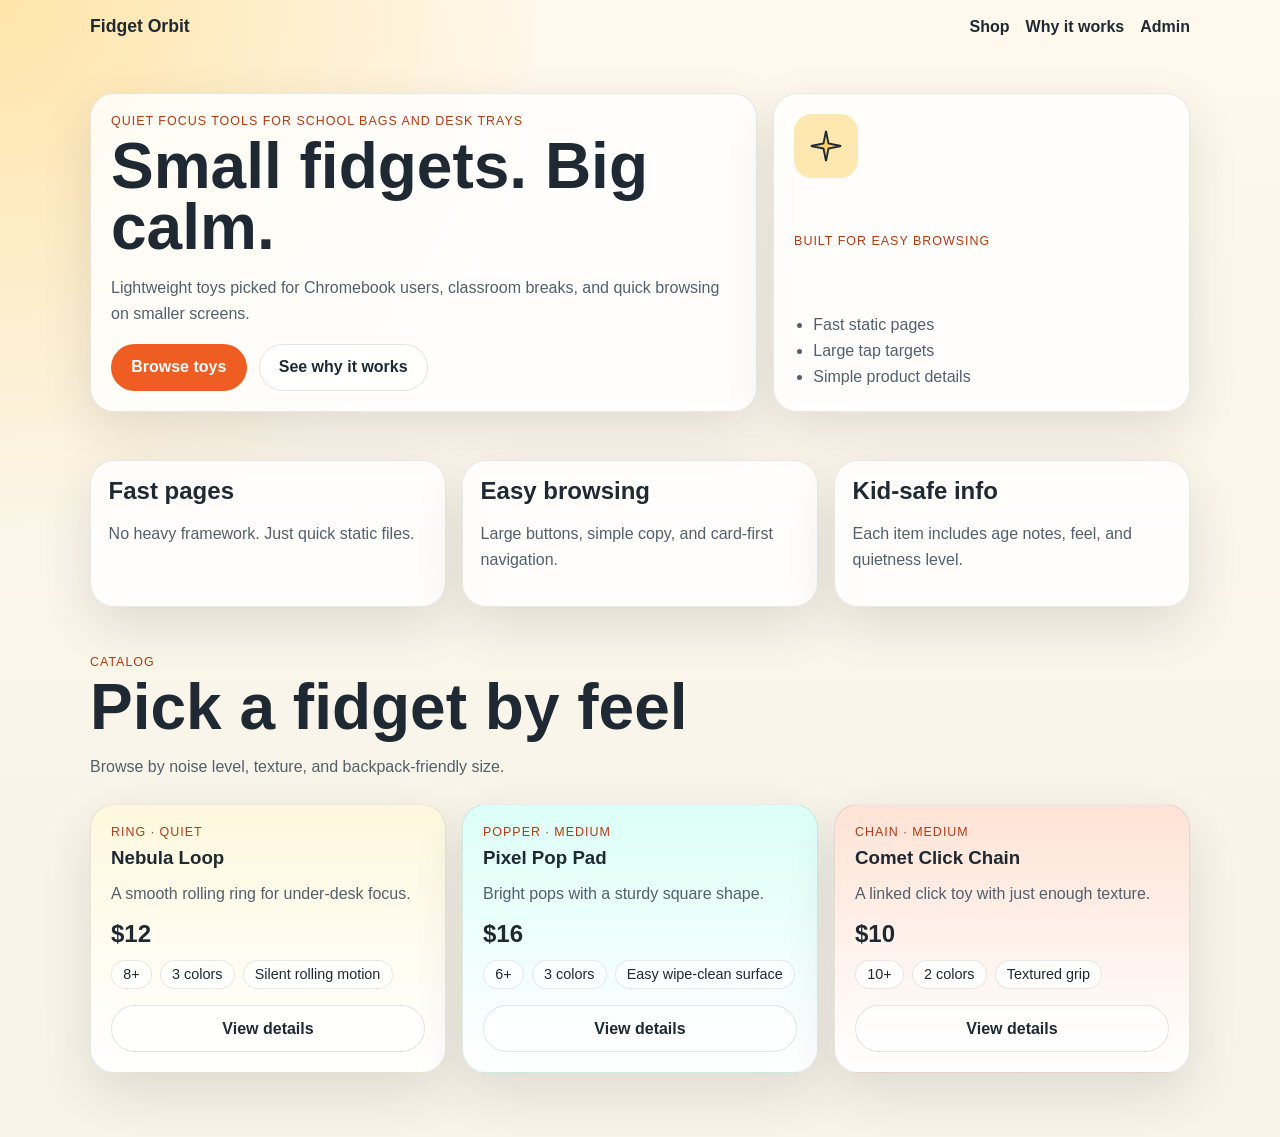
<file: index.html>
<!DOCTYPE html>
<html lang="en">
  <head>
    <meta charset="UTF-8" />
    <meta name="viewport" content="width=device-width, initial-scale=1.0" />
    <title>Fidget Orbit</title>
    <link rel="stylesheet" href="./styles/site.css" />
    <script type="module" src="./scripts/app.js" defer></script>
  </head>
  <body data-page="home">
    <header class="site-header">
      <a class="brand" href="./index.html">Fidget Orbit</a>
      <nav class="site-nav" aria-label="Primary">
        <a href="#catalog">Shop</a>
        <a href="#why">Why it works</a>
        <a href="./admin.html">Admin</a>
      </nav>
    </header>

    <main id="main-content">
      <section class="hero">
        <div class="hero-copy-block">
          <p class="eyebrow">Quiet focus tools for school bags and desk trays</p>
          <h1>Small fidgets. Big calm.</h1>
          <p class="hero-copy">
            Lightweight toys picked for Chromebook users, classroom breaks, and
            quick browsing on smaller screens.
          </p>
          <div class="hero-actions">
            <a class="button button-primary" href="#catalog">Browse toys</a>
            <a class="button button-ghost" href="#why">See why it works</a>
          </div>
        </div>
        <aside class="hero-panel" aria-label="Store highlights">
          <div class="hero-panel-icon">
            <img src="./assets/icons/spark.svg" alt="" />
          </div>
          <p class="eyebrow">Built for easy browsing</p>
          <ul class="detail-list">
            <li>Fast static pages</li>
            <li>Large tap targets</li>
            <li>Simple product details</li>
          </ul>
        </aside>
      </section>

      <section class="why-strip" id="why" aria-label="Store benefits">
        <article>
          <h2>Fast pages</h2>
          <p>No heavy framework. Just quick static files.</p>
        </article>
        <article>
          <h2>Easy browsing</h2>
          <p>Large buttons, simple copy, and card-first navigation.</p>
        </article>
        <article>
          <h2>Kid-safe info</h2>
          <p>Each item includes age notes, feel, and quietness level.</p>
        </article>
      </section>

      <section class="catalog-section" id="catalog">
        <div class="section-heading">
          <p class="eyebrow">Catalog</p>
          <h2>Pick a fidget by feel</h2>
          <p class="section-copy">
            Browse by noise level, texture, and backpack-friendly size.
          </p>
        </div>
        <div
          id="product-grid"
          class="product-grid"
          aria-live="polite"
          aria-busy="true"
        >
          <p class="status-card">Loading catalog...</p>
        </div>
      </section>
    </main>
  </body>
</html>
</file>
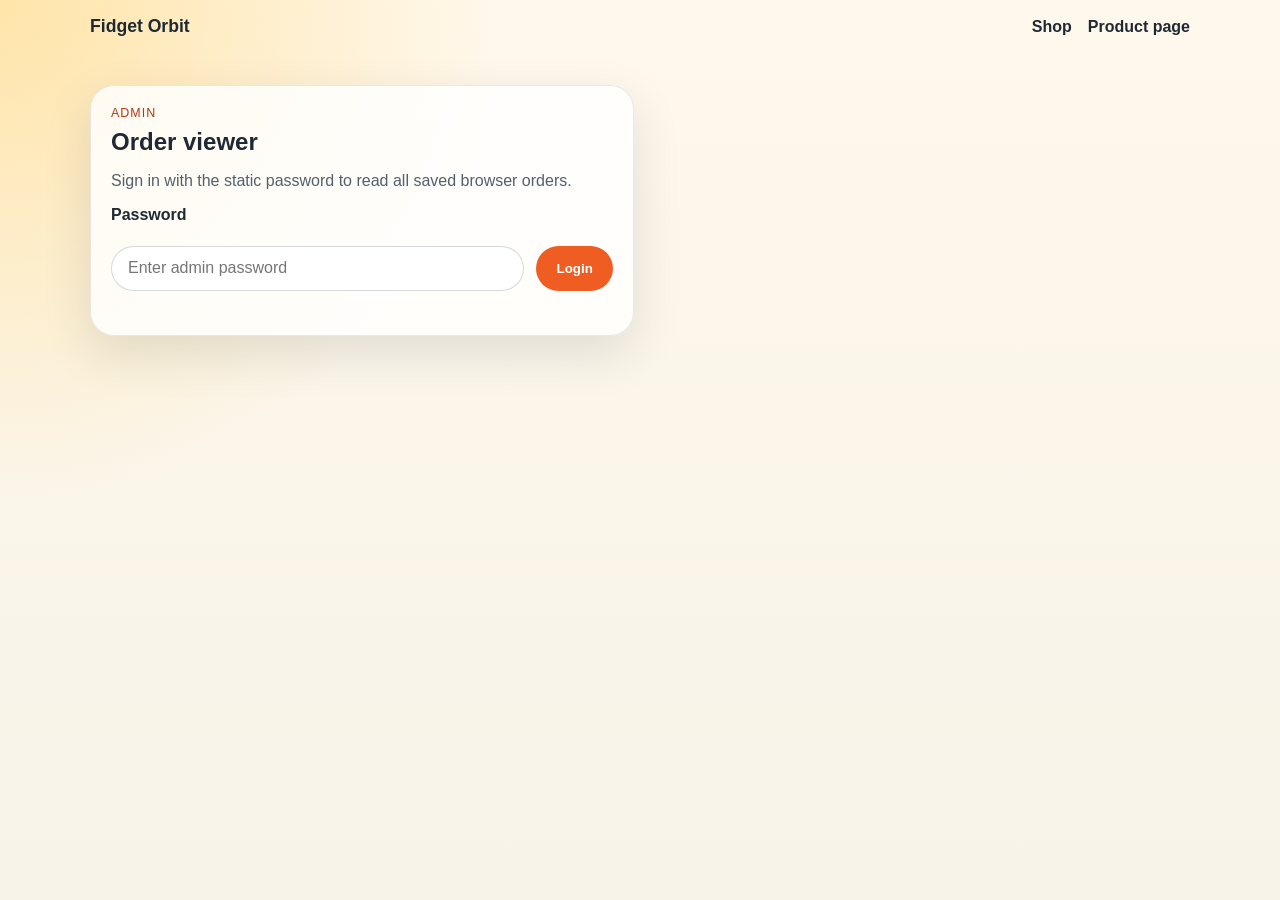
<file: admin.html>
<!DOCTYPE html>
<html lang="en">
  <head>
    <meta charset="UTF-8" />
    <meta name="viewport" content="width=device-width, initial-scale=1.0" />
    <title>Admin | Fidget Orbit</title>
    <link rel="stylesheet" href="./styles/site.css" />
    <script type="module" src="./scripts/admin.js" defer></script>
  </head>
  <body data-page="admin">
    <header class="site-header">
      <a class="brand" href="./index.html">Fidget Orbit</a>
      <nav class="site-nav" aria-label="Primary">
        <a href="./index.html#catalog">Shop</a>
        <a href="./product.html?id=nebula-loop">Product page</a>
      </nav>
    </header>

    <main class="admin-shell" aria-live="polite">
      <section class="admin-card">
        <p class="eyebrow">Admin</p>
        <h1 class="admin-title">Order viewer</h1>
        <p class="admin-help">
          Sign in with the static password to read all saved browser orders.
        </p>
        <form class="admin-form" data-admin-form>
          <label class="order-label" for="admin-password">Password</label>
          <div class="order-row">
            <input
              class="order-input"
              id="admin-password"
              name="password"
              type="password"
              placeholder="Enter admin password"
              required
            />
            <button class="button button-primary" type="submit">Login</button>
          </div>
          <p class="order-status" data-admin-status aria-live="polite"></p>
        </form>
      </section>

      <section class="admin-orders" data-admin-orders hidden></section>
    </main>
  </body>
</html>
</file>
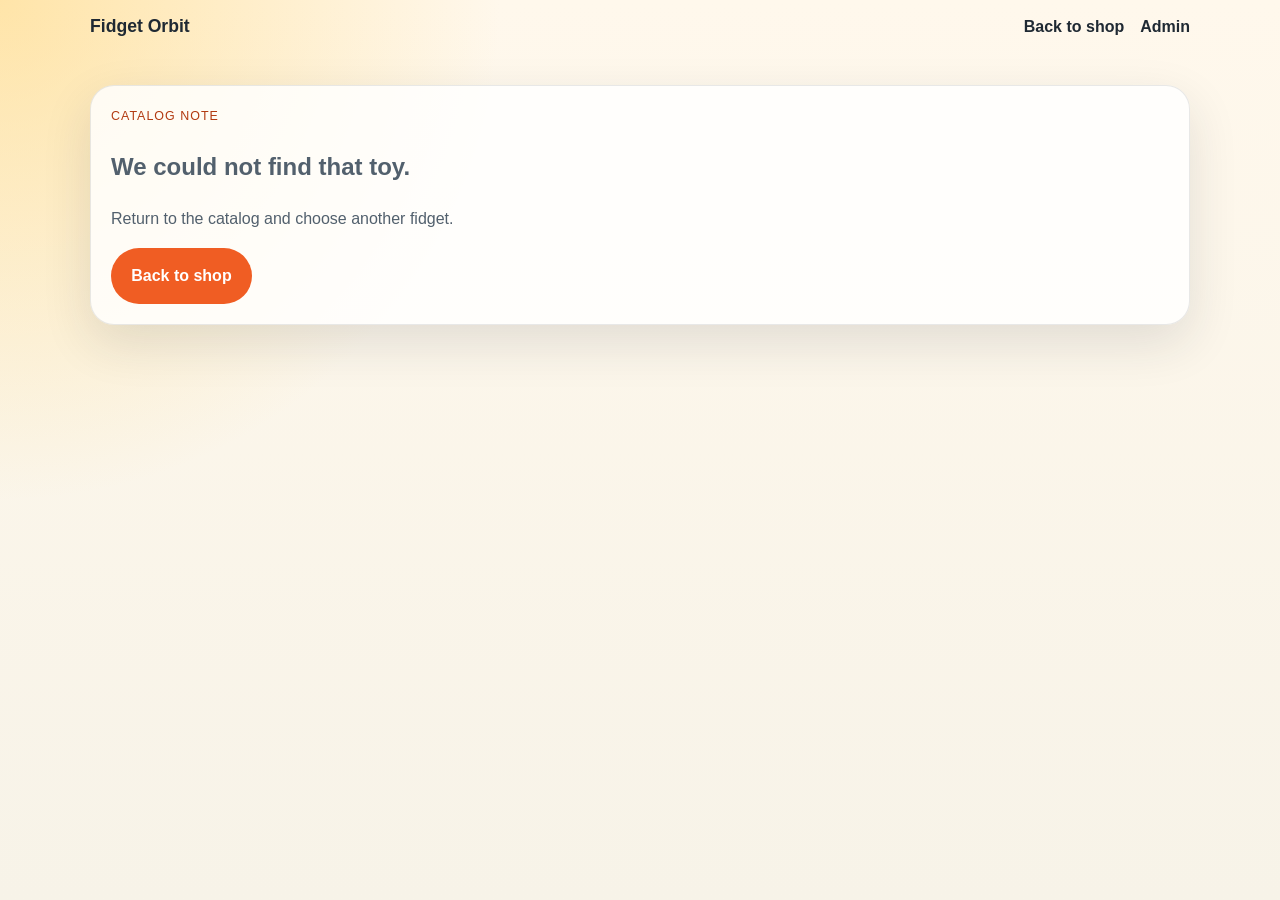
<file: product.html>
<!DOCTYPE html>
<html lang="en">
  <head>
    <meta charset="UTF-8" />
    <meta name="viewport" content="width=device-width, initial-scale=1.0" />
    <title>Product Details | Fidget Orbit</title>
    <link rel="stylesheet" href="./styles/site.css" />
    <script type="module" src="./scripts/product.js" defer></script>
  </head>
  <body data-page="product">
    <header class="site-header">
      <a class="brand" href="./index.html">Fidget Orbit</a>
      <nav class="site-nav" aria-label="Primary">
        <a href="./index.html#catalog">Back to shop</a>
        <a href="./admin.html">Admin</a>
      </nav>
    </header>

    <main
      id="product-detail"
      class="product-detail"
      aria-live="polite"
      aria-busy="true"
    >
      <p class="status-card">Loading product...</p>
    </main>
  </body>
</html>
</file>
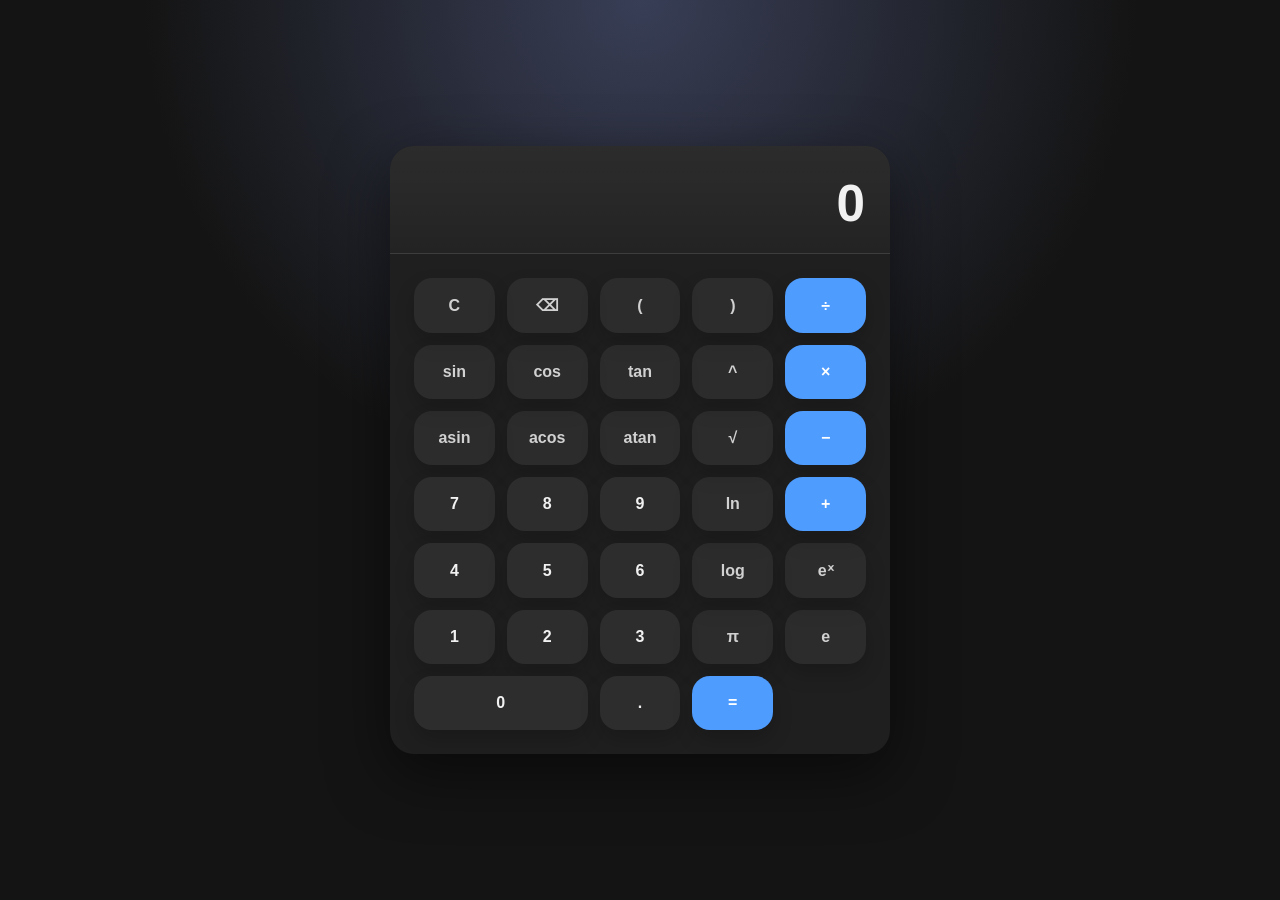
<file: scientific calculator.html>
<!DOCTYPE html>
<html lang="en">
<head>
  <meta charset="UTF-8" />
  <meta name="viewport" content="width=device-width, initial-scale=1.0" />
  <title>Scientific Calculator</title>
  <style>
    :root {
      --background: #141414;
      --panel: #1f1f1f;
      --text: #f1f1f1;
      --accent: #4f9cff;
      --accent-2: #76e3ff;
      --danger: #ef476f;
      --button: #2d2d2d;
      --button-hover: #3a3a3a;
      --button-active: #4f9cff;
      --shadow: rgba(0, 0, 0, 0.5);
    }

    * {
      box-sizing: border-box;
    }

    body {
      margin: 0;
      min-height: 100vh;
      font-family: Inter, system-ui, sans-serif;
      background: radial-gradient(circle at top, #383e56 0%, #141414 45%);
      color: var(--text);
      display: flex;
      justify-content: center;
      align-items: center;
      padding: 24px;
    }

    .calculator {
      width: min(500px, 100%);
      background: var(--panel);
      border-radius: 24px;
      box-shadow: 0 20px 60px var(--shadow);
      overflow: hidden;
    }

    .calculator__screen {
      padding: 28px 24px 20px;
      background: linear-gradient(180deg, rgba(255,255,255,0.06), rgba(255,255,255,0.02));
      border-bottom: 1px solid rgba(255,255,255,0.08);
    }

    .calculator__display {
      width: 100%;
      border: none;
      outline: none;
      background: transparent;
      color: var(--text);
      font-size: clamp(2rem, 4vw, 3.5rem);
      text-align: right;
      font-weight: 600;
      letter-spacing: 0.02em;
      padding: 0;
    }

    .calculator__buttons {
      display: grid;
      grid-template-columns: repeat(5, 1fr);
      gap: 12px;
      padding: 24px;
    }

    .btn {
      border: none;
      border-radius: 18px;
      padding: 18px 16px;
      background: var(--button);
      color: var(--text);
      font-size: 1rem;
      font-weight: 600;
      cursor: pointer;
      transition: background 0.2s ease, transform 0.1s ease;
      box-shadow: 0 10px 20px rgba(0,0,0,0.18);
    }

    .btn:hover {
      background: var(--button-hover);
    }

    .btn:active {
      transform: translateY(1px);
      background: var(--button-active);
      color: #fff;
    }

    .btn--wide {
      grid-column: span 2;
    }

    .btn--secondary {
      background: rgba(255,255,255,0.06);
      color: #d1d1d1;
    }

    .btn--accent {
      background: var(--accent);
      color: #fff;
    }

    .btn--accent:hover {
      background: var(--accent-2);
    }

    .btn--danger {
      background: var(--danger);
      color: #fff;
    }

    @media (max-width: 520px) {
      .calculator {
        border-radius: 20px;
      }

      .calculator__buttons {
        padding: 18px;
        gap: 10px;
      }

      .btn {
        padding: 16px 12px;
      }

      .calculator__display {
        font-size: 2.6rem;
      }
    }
  </style>
</head>
<body>
  <main class="calculator" aria-label="Scientific calculator">
    <section class="calculator__screen">
      <input id="display" class="calculator__display" type="text" value="0" aria-label="Calculator display" readonly />
    </section>

    <section class="calculator__buttons">
      <button class="btn btn--secondary" data-action="clear">C</button>
      <button class="btn btn--secondary" data-action="delete">⌫</button>
      <button class="btn btn--secondary" data-value="(">(</button>
      <button class="btn btn--secondary" data-value=")">)</button>
      <button class="btn btn--accent" data-value="÷">÷</button>

      <button class="btn btn--secondary" data-value="sin(">sin</button>
      <button class="btn btn--secondary" data-value="cos(">cos</button>
      <button class="btn btn--secondary" data-value="tan(">tan</button>
      <button class="btn btn--secondary" data-value="^">^</button>
      <button class="btn btn--accent" data-value="×">×</button>

      <button class="btn btn--secondary" data-value="asin(">asin</button>
      <button class="btn btn--secondary" data-value="acos(">acos</button>
      <button class="btn btn--secondary" data-value="atan(">atan</button>
      <button class="btn btn--secondary" data-value="sqrt(">√</button>
      <button class="btn btn--accent" data-value="-">−</button>

      <button class="btn" data-value="7">7</button>
      <button class="btn" data-value="8">8</button>
      <button class="btn" data-value="9">9</button>
      <button class="btn btn--secondary" data-value="ln(">ln</button>
      <button class="btn btn--accent" data-value="+">+</button>

      <button class="btn" data-value="4">4</button>
      <button class="btn" data-value="5">5</button>
      <button class="btn" data-value="6">6</button>
      <button class="btn btn--secondary" data-value="log(">log</button>
      <button class="btn btn--secondary" data-value="exp(">eˣ</button>

      <button class="btn" data-value="1">1</button>
      <button class="btn" data-value="2">2</button>
      <button class="btn" data-value="3">3</button>
      <button class="btn btn--secondary" data-value="pi">π</button>
      <button class="btn btn--secondary" data-value="e">e</button>

      <button class="btn btn--wide" data-value="0">0</button>
      <button class="btn" data-value=".">.</button>
      <button class="btn btn--accent" data-action="calculate">=</button>
    </section>
  </main>

  <script>
    const display = document.getElementById('display');
    const buttons = document.querySelectorAll('[data-value], [data-action]');

    const operators = new Set(['+', '-', '×', '÷', '^']);

    function updateDisplay(value) {
      display.value = value;
    }

    function appendValue(value) {
      if (display.value === '0' && value !== '.' && !display.value.endsWith(')')) {
        if (value === '+' || value === '-' || value === '×' || value === '÷' || value === '^') {
          display.value = '0' + value;
          return;
        }
        display.value = value;
        return;
      }
      display.value += value;
    }

    function clearDisplay() {
      display.value = '0';
    }

    function deleteLast() {
      if (display.value.length === 1 || display.value === 'Error') {
        display.value = '0';
      } else {
        display.value = display.value.slice(0, -1);
      }
    }

    function calculateResult() {
      try {
        const expression = sanitizeExpression(display.value);
        const result = new Function('return ' + expression)();
        if (result === undefined || Number.isNaN(result) || !Number.isFinite(result)) {
          display.value = 'Error';
        } else {
          display.value = String(result);
        }
      } catch (error) {
        display.value = 'Error';
      }
    }

    function sanitizeExpression(input) {
      return input
        .replace(/×/g, '*')
        .replace(/÷/g, '/')
        .replace(/\bpi\b/g, 'Math.PI')
        .replace(/\be\b/g, 'Math.E')
        .replace(/\^/g, '**')
        .replace(/\bln\(/g, 'Math.log(')
        .replace(/\blog\(/g, 'Math.log10(')
        .replace(/\bexp\(/g, 'Math.exp(')
        .replace(/\bsqrt\(/g, 'Math.sqrt(')
        .replace(/\bsin\(/g, 'Math.sin(')
        .replace(/\bcos\(/g, 'Math.cos(')
        .replace(/\btan\(/g, 'Math.tan(')
        .replace(/\basin\(/g, 'Math.asin(')
        .replace(/\bacos\(/g, 'Math.acos(')
        .replace(/\batan\(/g, 'Math.atan(');
    }

    buttons.forEach(button => {
      button.addEventListener('click', () => {
        const value = button.dataset.value;
        const action = button.dataset.action;

        if (action === 'clear') {
          clearDisplay();
          return;
        }

        if (action === 'delete') {
          deleteLast();
          return;
        }

        if (action === 'calculate') {
          calculateResult();
          return;
        }

        if (value) {
          appendValue(value);
        }
      });
    });

    window.addEventListener('keydown', event => {
      const key = event.key;
      const allowedKeys = '0123456789.+-*/^()';

      if (allowedKeys.includes(key)) {
        event.preventDefault();
        const mapped = key === '*' ? '×' : key === '/' ? '÷' : key;
        appendValue(mapped);
        return;
      }

      if (key === 'Enter' || key === '=') {
        event.preventDefault();
        calculateResult();
        return;
      }

      if (key === 'Backspace') {
        event.preventDefault();
        deleteLast();
        return;
      }

      if (key.toLowerCase() === 'c') {
        event.preventDefault();
        clearDisplay();
      }
    });
  </script>
</body>
</html>
</file>
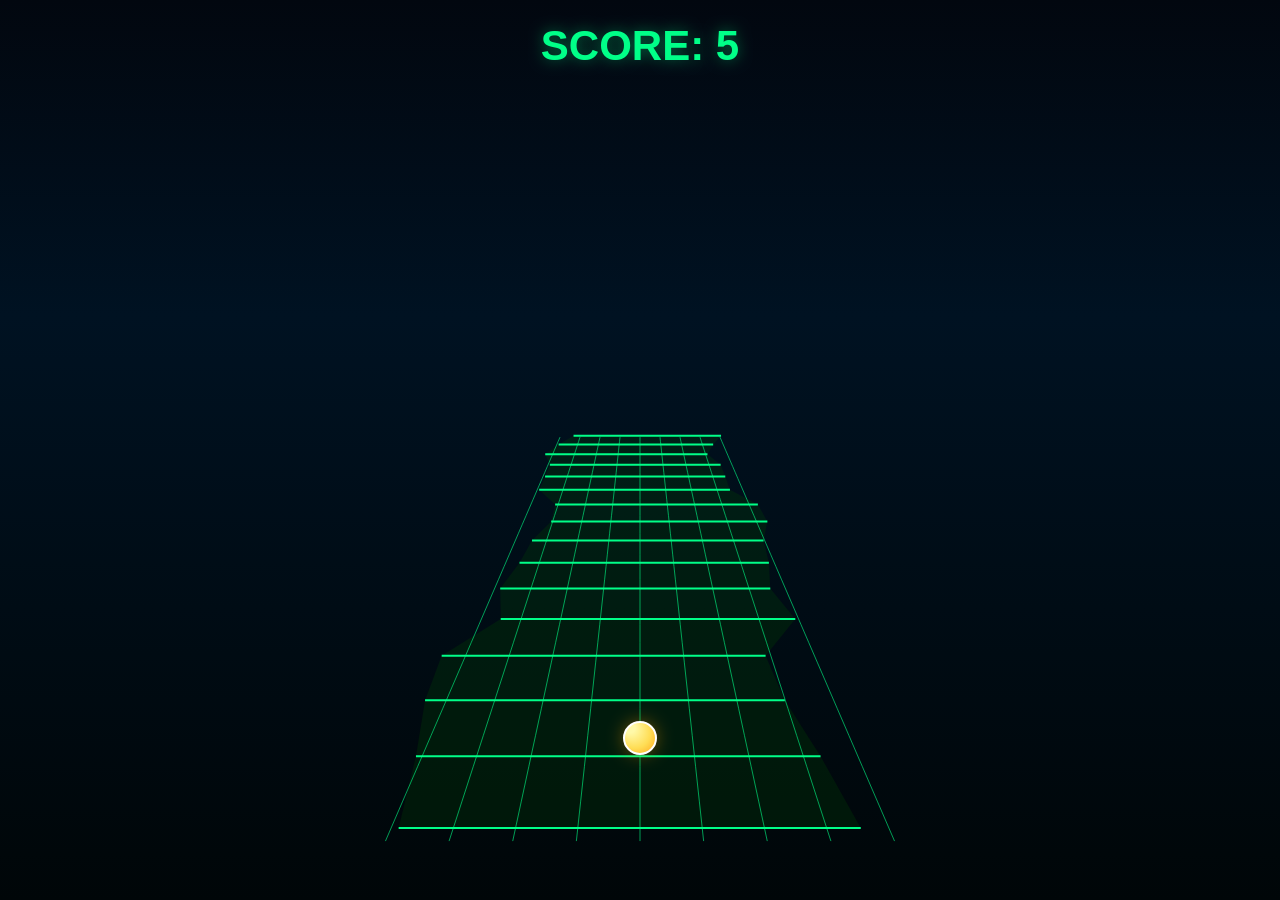
<file: Slope.html>
<!DOCTYPE html>
<html lang="en">
<head>
    <meta charset="UTF-8">
    <meta name="viewport" content="width=device-width, initial-scale=1.0">
    <title>Slope</title>
    <style>
        * {
            margin: 0;
            padding: 0;
            box-sizing: border-box;
        }

        html,
        body {
            width: 100%;
            height: 100%;
            overflow: hidden;
            background: #02070f;
            font-family: Arial, sans-serif;
        }

        canvas {
            display: block;
            width: 100%;
            height: 100%;
            background: #02070f;
        }

        #gameOverOverlay {
            position: absolute;
            inset: 0;
            display: none;
            justify-content: center;
            align-items: center;
            background: rgba(0, 0, 0, 0.8);
            z-index: 50;
        }

        #gameOverContent {
            text-align: center;
            color: #fff;
            padding: 24px 40px;
            border: 2px solid #0f8;
            border-radius: 14px;
            backdrop-filter: blur(10px);
        }

        #gameOverContent h1 {
            font-size: 72px;
            letter-spacing: 4px;
            margin-bottom: 16px;
            color: #f14e4e;
            text-shadow: 0 0 20px rgba(241, 78, 78, 0.6);
        }

        #gameOverContent p {
            font-size: 28px;
            margin-bottom: 22px;
            color: #0f8;
        }

        #gameOverContent button {
            border: none;
            background: #0f8;
            color: #000;
            font-size: 20px;
            font-weight: bold;
            padding: 14px 32px;
            border-radius: 10px;
            cursor: pointer;
            transition: transform 0.2s ease, background 0.2s ease;
        }

        #gameOverContent button:hover {
            background: #7fffd4;
            transform: scale(1.03);
        }
    </style>
</head>
<body>
    <canvas id="gameCanvas"></canvas>
    <div id="gameOverOverlay">
        <div id="gameOverContent">
            <h1>GAME OVER</h1>
            <p>Score: <span id="finalScore">0</span></p>
            <p>High Score: <span id="highScore">0</span></p>
            <button onclick="location.reload()">Play Again</button>
        </div>
    </div>

    <script>
        const canvas = document.getElementById('gameCanvas');
        const ctx = canvas.getContext('2d');

        function resizeCanvas() {
            canvas.width = window.innerWidth;
            canvas.height = window.innerHeight;
        }

        window.addEventListener('resize', resizeCanvas);
        resizeCanvas();

        const horizon = 0.28;
        const roadHalf = 260;
        const laneOffset = 90;
        const maxSpeed = 18;

        let cameraZ = 0;
        let score = 0;
        let gameRunning = true;
        let highScore = parseInt(localStorage.getItem('slopeHighScore')) || 0;

        const player = {
            x: 0,
            vx: 0,
            radius: 16,
            maxX: roadHalf - 40
        };

        const segments = [];
        const keys = {};
        const lanePositions = [-laneOffset, 0, laneOffset];
        const segmentLength = 160;
        const visibleDistance = 2600;
        let totalSegmentsCreated = 0;

        window.addEventListener('keydown', (event) => {
            keys[event.key.toLowerCase()] = true;
        });

        window.addEventListener('keyup', (event) => {
            keys[event.key.toLowerCase()] = false;
        });

        function getCenterX() {
            return canvas.width / 2;
        }

        function getHorizonY() {
            return canvas.height * horizon;
        }

        function project(x, z) {
            const depth = z - cameraZ;
            if (depth <= 0.1) return null;

            const scale = 1000 / (depth + 1000);
            const x2d = getCenterX() + x * scale;
            const y2d = getHorizonY() + scale * (canvas.height - getHorizonY());
            return { x: x2d, y: y2d, scale };
        }

        function createSegment(z) {
            const xOffset = (Math.random() - 0.5) * 120;
            const obstacles = [];
            if (totalSegmentsCreated >= 10 && Math.random() < 0.2 / 3) {
                const x = (Math.random() - 0.5) * (roadHalf * 2 - 70);
                obstacles.push({
                    x: x,
                    z: z + segmentLength * 0.5,
                    size: 70
                });
            }
            totalSegmentsCreated++;
            return { z, xOffset, obstacles };
        }

        function initMap() {
            let z = cameraZ;
            while (z < cameraZ + visibleDistance) {
                segments.push(createSegment(z));
                z += segmentLength;
            }
        }

        function updateMap() {
            while (segments.length && segments[0].z < cameraZ - segmentLength) {
                segments.shift();
            }
            let nextZ = segments.length ? segments[segments.length - 1].z + segmentLength : cameraZ;
            while (nextZ < cameraZ + visibleDistance) {
                segments.push(createSegment(nextZ));
                nextZ += segmentLength;
            }
        }

        function checkCollision() {
            for (const segment of segments) {
                for (const obs of segment.obstacles) {
                    const depth = obs.z - cameraZ;
                    if (depth > 20 && depth < 120) {
                        if (Math.abs(player.x - obs.x) < 55) {
                            return true;
                        }
                    }
                }
            }
            return false;
        }

        function update() {
            if (!gameRunning) return;

            player.vx = 0;
            if (keys['arrowleft'] || keys['a']) player.vx -= 0.375;
            if (keys['arrowright'] || keys['d']) player.vx += 0.375;

            player.x += player.vx;

            const currentRoadCenter = segments.length ? segments[0].xOffset : 0;
            const offRoad = Math.abs(player.x - currentRoadCenter) > roadHalf - player.radius;
            const speed = Math.min(6 + score * 0.008, maxSpeed);
            cameraZ += speed;

            updateMap();

            if (offRoad || checkCollision()) {
                gameRunning = false;
                const finalScore = Math.floor(score / 10);
                if (finalScore > highScore) {
                    highScore = finalScore;
                    localStorage.setItem('slopeHighScore', highScore);
                }
                document.getElementById('finalScore').textContent = finalScore;
                document.getElementById('highScore').textContent = highScore;
                document.getElementById('gameOverOverlay').style.display = 'flex';
            }

            score += 1;
        }

        function drawBackground() {
            const gradient = ctx.createLinearGradient(0, 0, 0, canvas.height);
            gradient.addColorStop(0, '#02070f');
            gradient.addColorStop(0.35, '#001222');
            gradient.addColorStop(1, '#000608');
            ctx.fillStyle = gradient;
            ctx.fillRect(0, 0, canvas.width, canvas.height);
        }

        function drawRoad() {
            for (let i = 0; i < segments.length - 1; i++) {
                const current = segments[i];
                const next = segments[i + 1];
                const left = project(current.xOffset - roadHalf, current.z);
                const right = project(current.xOffset + roadHalf, current.z);
                const nextLeft = project(next.xOffset - roadHalf, next.z);
                const nextRight = project(next.xOffset + roadHalf, next.z);
                if (!left || !right || !nextLeft || !nextRight) continue;

                ctx.fillStyle = i % 2 === 0 ? 'rgba(0, 70, 0, 0.28)' : 'rgba(0, 90, 0, 0.2)';
                ctx.beginPath();
                ctx.moveTo(left.x, left.y);
                ctx.lineTo(right.x, right.y);
                ctx.lineTo(nextRight.x, nextRight.y);
                ctx.lineTo(nextLeft.x, nextLeft.y);
                ctx.closePath();
                ctx.fill();
            }

            ctx.strokeStyle = '#0f8';
            ctx.lineWidth = 2;
            for (const segment of segments) {
                const left = project(segment.xOffset - roadHalf, segment.z);
                const right = project(segment.xOffset + roadHalf, segment.z);
                if (!left || !right) continue;
                ctx.beginPath();
                ctx.moveTo(left.x, left.y);
                ctx.lineTo(right.x, right.y);
                ctx.stroke();
            }
        }

        function drawGridLines() {
            ctx.strokeStyle = '#0f8';
            ctx.lineWidth = 1;
            ctx.globalAlpha = 0.6;

            const startZ = cameraZ + 100;
            const endZ = cameraZ + 2500;
            const step = 80;

            for (let lane = -4; lane <= 4; lane++) {
                const x = lane * 70;
                let previous = project(x, startZ);
                for (let z = startZ + step; z <= endZ; z += step) {
                    const current = project(x, z);
                    if (!previous || !current) break;
                    ctx.beginPath();
                    ctx.moveTo(previous.x, previous.y);
                    ctx.lineTo(current.x, current.y);
                    ctx.stroke();
                    previous = current;
                }
            }

            ctx.globalAlpha = 1;
        }

        function drawObstacles() {
            for (const segment of segments) {
                for (const obs of segment.obstacles) {
                    const frontLeft = project(obs.x - obs.size / 2, obs.z);
                    const frontRight = project(obs.x + obs.size / 2, obs.z);
                    const backLeft = project(obs.x - obs.size / 2, obs.z + obs.size);
                    const backRight = project(obs.x + obs.size / 2, obs.z + obs.size);
                    if (!frontLeft || !frontRight || !backLeft || !backRight) continue;

                    ctx.fillStyle = 'rgba(240, 60, 60, 0.82)';
                    ctx.beginPath();
                    ctx.moveTo(backLeft.x, backLeft.y);
                    ctx.lineTo(backRight.x, backRight.y);
                    ctx.lineTo(frontRight.x, frontRight.y);
                    ctx.lineTo(frontLeft.x, frontLeft.y);
                    ctx.closePath();
                    ctx.fill();

                    const frontBottomLeft = { x: frontLeft.x, y: frontLeft.y + obs.size * frontLeft.scale };
                    const frontBottomRight = { x: frontRight.x, y: frontRight.y + obs.size * frontRight.scale };

                    ctx.fillStyle = 'rgba(200, 20, 20, 0.95)';
                    ctx.beginPath();
                    ctx.moveTo(frontLeft.x, frontLeft.y);
                    ctx.lineTo(frontRight.x, frontRight.y);
                    ctx.lineTo(frontBottomRight.x, frontBottomRight.y);
                    ctx.lineTo(frontBottomLeft.x, frontBottomLeft.y);
                    ctx.closePath();
                    ctx.fill();

                    ctx.strokeStyle = '#ff8a8a';
                    ctx.lineWidth = 2;
                    ctx.beginPath();
                    ctx.moveTo(backLeft.x, backLeft.y);
                    ctx.lineTo(backRight.x, backRight.y);
                    ctx.lineTo(frontRight.x, frontRight.y);
                    ctx.lineTo(frontLeft.x, frontLeft.y);
                    ctx.closePath();
                    ctx.stroke();

                    ctx.beginPath();
                    ctx.moveTo(frontLeft.x, frontLeft.y);
                    ctx.lineTo(frontBottomLeft.x, frontBottomLeft.y);
                    ctx.moveTo(frontRight.x, frontRight.y);
                    ctx.lineTo(frontBottomRight.x, frontBottomRight.y);
                    ctx.stroke();
                }
            }
        }

        function drawBall() {
            const ballX = getCenterX() + player.x * 0.75;
            const ballY = canvas.height * 0.82;

            const gradient = ctx.createRadialGradient(ballX - 10, ballY - 10, 5, ballX, ballY, player.radius * 1.8);
            gradient.addColorStop(0, '#fff9a8');
            gradient.addColorStop(0.45, '#ffdd55');
            gradient.addColorStop(1, '#ff8d00');

            ctx.fillStyle = gradient;
            ctx.shadowColor = 'rgba(255, 155, 0, 0.45)';
            ctx.shadowBlur = 18;
            ctx.beginPath();
            ctx.arc(ballX, ballY, player.radius, 0, Math.PI * 2);
            ctx.fill();
            ctx.shadowBlur = 0;

            ctx.strokeStyle = '#fff';
            ctx.lineWidth = 2;
            ctx.beginPath();
            ctx.arc(ballX, ballY, player.radius, 0, Math.PI * 2);
            ctx.stroke();
        }

        function drawScore() {
            const scoreText = 'SCORE: ' + Math.floor(score / 10);
            ctx.font = 'bold 42px Arial';
            ctx.textAlign = 'center';
            ctx.fillStyle = '#0f8';
            ctx.shadowColor = 'rgba(0, 255, 136, 0.4)';
            ctx.shadowBlur = 14;
            ctx.fillText(scoreText, canvas.width / 2, 60);
            ctx.shadowBlur = 0;
        }

        function draw() {
            drawBackground();
            drawRoad();
            drawGridLines();
            drawObstacles();
            drawBall();
            drawScore();
        }

        function gameLoop() {
            update();
            draw();
            requestAnimationFrame(gameLoop);
        }

        initMap();
        gameLoop();
    </script>
</body>
</html>
</file>
<file: styles/site.css>
:root {
  --bg: #f7f3e8;
  --surface: rgba(255, 255, 255, 0.82);
  --surface-strong: #ffffff;
  --text: #1f2933;
  --muted: #52606d;
  --line: rgba(31, 41, 51, 0.1);
  --accent: #f05d23;
  --accent-deep: #b23a11;
  --accent-soft: #ffd166;
  --shadow: 0 18px 50px rgba(31, 41, 51, 0.12);
  --radius-lg: 24px;
  --radius-md: 18px;
  --radius-sm: 12px;
  --max-width: 1100px;
}

* {
  box-sizing: border-box;
}

html {
  scroll-behavior: smooth;
}

body {
  margin: 0;
  min-height: 100vh;
  font-family: "Trebuchet MS", "Segoe UI", sans-serif;
  color: var(--text);
  background:
    radial-gradient(circle at top left, rgba(255, 209, 102, 0.5), transparent 32%),
    linear-gradient(180deg, #fff8ec 0%, #f7f3e8 100%);
}

img {
  display: block;
  max-width: 100%;
}

a:focus-visible,
button:focus-visible {
  outline: 3px solid var(--accent-soft);
  outline-offset: 3px;
}

.site-header,
.hero,
.why-strip,
.catalog-section,
.product-detail {
  width: min(calc(100% - 2rem), var(--max-width));
  margin: 0 auto;
}

.site-header {
  display: flex;
  align-items: center;
  justify-content: space-between;
  gap: 1rem;
  padding: 1rem 0;
}

.brand,
.site-nav a {
  color: var(--text);
  text-decoration: none;
  font-weight: 700;
}

.brand {
  font-size: 1.1rem;
}

.site-nav {
  display: flex;
  gap: 1rem;
  flex-wrap: wrap;
}

.hero {
  display: grid;
  grid-template-columns: 1.6fr 1fr;
  gap: 1rem;
  padding: 2.5rem 0 2rem;
}

.hero-copy-block,
.hero-panel,
.why-strip article,
.product-card,
.status-card,
.detail-hero,
.detail-panel,
.detail-section {
  background: var(--surface);
  border: 1px solid var(--line);
  border-radius: var(--radius-lg);
  box-shadow: var(--shadow);
}

.hero-copy-block,
.hero-panel,
.product-card,
.detail-panel,
.detail-section,
.status-card {
  padding: 1.25rem;
}

.hero-panel {
  display: flex;
  flex-direction: column;
  justify-content: space-between;
}

.hero-panel-icon {
  width: 64px;
  height: 64px;
  padding: 0.75rem;
  border-radius: 18px;
  background: rgba(255, 209, 102, 0.5);
}

.hero h1,
.section-heading h2,
.detail-copy h1 {
  margin: 0;
  line-height: 0.96;
  font-size: clamp(2.2rem, 5vw, 4.6rem);
}

.hero-copy,
.section-copy,
.product-tagline,
.status-card,
.why-strip p,
.detail-copy p,
.detail-list,
.feature-list {
  color: var(--muted);
  font-size: 1rem;
  line-height: 1.65;
}

.eyebrow,
.product-meta {
  margin: 0 0 0.5rem;
  text-transform: uppercase;
  letter-spacing: 0.08em;
  font-size: 0.78rem;
  color: var(--accent-deep);
}

.hero-actions,
.detail-actions {
  display: flex;
  flex-wrap: wrap;
  gap: 0.75rem;
  margin-top: 1rem;
}

.button {
  display: inline-flex;
  align-items: center;
  justify-content: center;
  min-height: 44px;
  padding: 0.85rem 1.2rem;
  border-radius: 999px;
  border: 1px solid transparent;
  text-decoration: none;
  font-weight: 700;
  font-family: inherit;
  cursor: pointer;
}

.button-primary {
  color: #fff;
  background: var(--accent);
}

.button:disabled {
  opacity: 0.65;
  cursor: wait;
}

.button-secondary,
.button-ghost {
  color: var(--text);
  background: rgba(255, 255, 255, 0.72);
  border-color: rgba(31, 41, 51, 0.12);
}

.why-strip {
  display: grid;
  gap: 1rem;
  grid-template-columns: repeat(auto-fit, minmax(180px, 1fr));
  margin-top: 1rem;
}

.why-strip article {
  padding: 1rem 1.1rem;
}

.why-strip h2,
.detail-panel h2,
.detail-section h2,
.product-card h3 {
  margin: 0 0 0.5rem;
}

.catalog-section {
  padding: 3rem 0 4rem;
}

.section-heading {
  max-width: 42rem;
}

.product-grid {
  display: grid;
  gap: 1rem;
  grid-template-columns: repeat(auto-fit, minmax(220px, 1fr));
  margin-top: 1.5rem;
}

.product-card {
  display: flex;
  flex-direction: column;
}

.product-tagline {
  margin: 0.25rem 0 0.75rem;
}

.product-price {
  margin: 0 0 0.75rem;
  font-size: 1.5rem;
  font-weight: 700;
}

.chip-list {
  display: flex;
  flex-wrap: wrap;
  gap: 0.5rem;
  padding: 0;
  margin: 0 0 1rem;
  list-style: none;
}

.chip-list li {
  padding: 0.35rem 0.7rem;
  border-radius: 999px;
  background: rgba(255, 255, 255, 0.76);
  border: 1px solid var(--line);
  font-size: 0.9rem;
}

.status-card {
  margin: 0;
}

.product-detail {
  padding: 2rem 0 4rem;
}

.detail-hero {
  display: grid;
  gap: 1rem;
  grid-template-columns: 1.15fr 1.2fr 0.8fr;
  padding: 1.25rem;
}

.detail-visual {
  display: flex;
  align-items: center;
}

.detail-image-frame {
  width: 100%;
  padding: 1rem;
  border-radius: calc(var(--radius-lg) - 6px);
  background:
    radial-gradient(circle at top, rgba(255, 255, 255, 0.85), transparent 48%),
    rgba(255, 255, 255, 0.58);
  border: 1px solid rgba(31, 41, 51, 0.08);
}

.detail-image {
  width: 100%;
  aspect-ratio: 1 / 1;
  object-fit: contain;
}

.detail-copy {
  padding: 0.25rem;
}

.order-form {
  margin-top: 1rem;
  padding: 1rem;
  border: 1px solid var(--line);
  border-radius: var(--radius-md);
  background: rgba(255, 255, 255, 0.66);
}

.order-label {
  display: block;
  margin-bottom: 0.6rem;
  font-weight: 700;
}

.order-row {
  display: flex;
  gap: 0.75rem;
  flex-wrap: wrap;
}

.order-input {
  flex: 1 1 220px;
  min-height: 44px;
  padding: 0.8rem 1rem;
  border: 1px solid rgba(31, 41, 51, 0.18);
  border-radius: 999px;
  font: inherit;
  color: var(--text);
  background: rgba(255, 255, 255, 0.92);
}

.order-status {
  margin: 0.75rem 0 0;
  color: var(--accent-deep);
  font-size: 0.95rem;
}

.saved-orders-panel {
  margin-top: 1rem;
  padding: 1rem;
  border: 1px solid var(--line);
  border-radius: var(--radius-md);
  background: rgba(255, 255, 255, 0.72);
}

.saved-orders-empty,
.saved-orders-item span {
  color: var(--muted);
}

.saved-orders-list {
  list-style: none;
  margin: 0;
  padding: 0;
}

.saved-orders-item {
  display: flex;
  justify-content: space-between;
  gap: 1rem;
  padding: 0.8rem 0;
  border-bottom: 1px solid var(--line);
}

.saved-orders-item:last-child {
  border-bottom: 0;
  padding-bottom: 0;
}

.admin-shell {
  width: min(calc(100% - 2rem), var(--max-width));
  margin: 0 auto;
  padding: 2rem 0 4rem;
}

.admin-card,
.admin-orders {
  background: var(--surface);
  border: 1px solid var(--line);
  border-radius: var(--radius-lg);
  box-shadow: var(--shadow);
  padding: 1.25rem;
}

.admin-card {
  max-width: 34rem;
}

.admin-orders {
  margin-top: 1rem;
}

.admin-form {
  display: grid;
  gap: 0.75rem;
}

.admin-title {
  margin: 0 0 0.5rem;
}

.admin-help,
.admin-empty,
.admin-order-meta {
  color: var(--muted);
}

.admin-list {
  list-style: none;
  padding: 0;
  margin: 0;
  display: grid;
  gap: 0.75rem;
}

.admin-order {
  padding: 1rem;
  border: 1px solid var(--line);
  border-radius: var(--radius-md);
  background: rgba(255, 255, 255, 0.7);
}

.admin-order h3,
.admin-order p {
  margin: 0;
}

.admin-order strong {
  color: var(--text);
}

.detail-list,
.feature-list {
  margin: 0;
  padding-left: 1.2rem;
}

.detail-body {
  margin-top: 1.25rem;
}

.price-badge {
  display: inline-flex;
  align-items: center;
  padding: 0.7rem 1rem;
  border-radius: 999px;
  background: #1f2933;
  color: #fff;
  font-weight: 700;
}

.theme-sunrise {
  background: linear-gradient(180deg, #fff8de 0%, #fff 100%);
}

.theme-arcade {
  background: linear-gradient(180deg, #dcfff7 0%, #fff 100%);
}

.theme-ember {
  background: linear-gradient(180deg, #ffe3d6 0%, #fff 100%);
}

@media (max-width: 840px) {
  .site-header {
    flex-direction: column;
    align-items: flex-start;
  }

  .hero,
  .detail-hero {
    grid-template-columns: 1fr;
  }

  .detail-visual {
    order: -1;
  }
}

@media (max-width: 560px) {
  .site-header,
  .hero,
  .why-strip,
  .catalog-section,
  .product-detail {
    width: min(calc(100% - 1rem), var(--max-width));
  }

  .hero h1,
  .section-heading h2,
  .detail-copy h1 {
    font-size: clamp(2rem, 10vw, 3rem);
  }

  .product-grid {
    grid-template-columns: 1fr;
  }

  .button,
  .price-badge,
  .order-input {
    width: 100%;
  }
}
</file>
